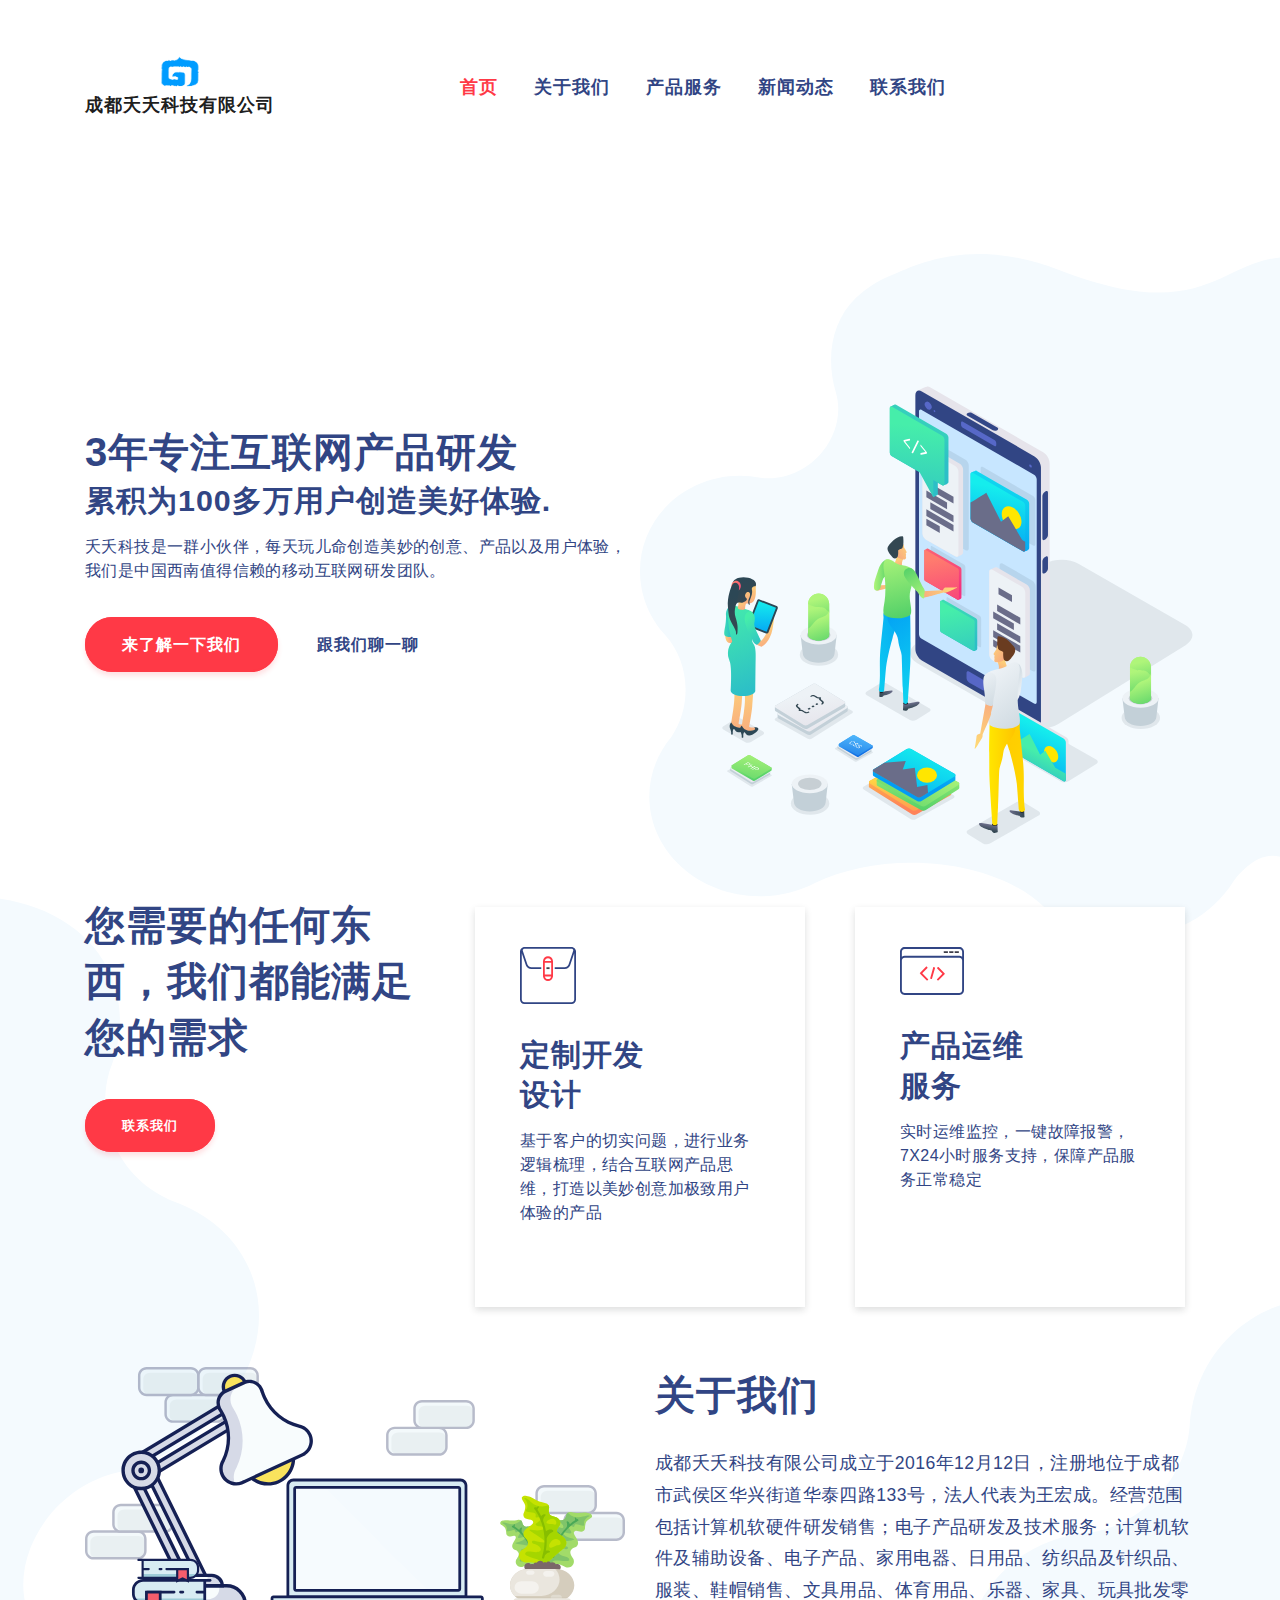
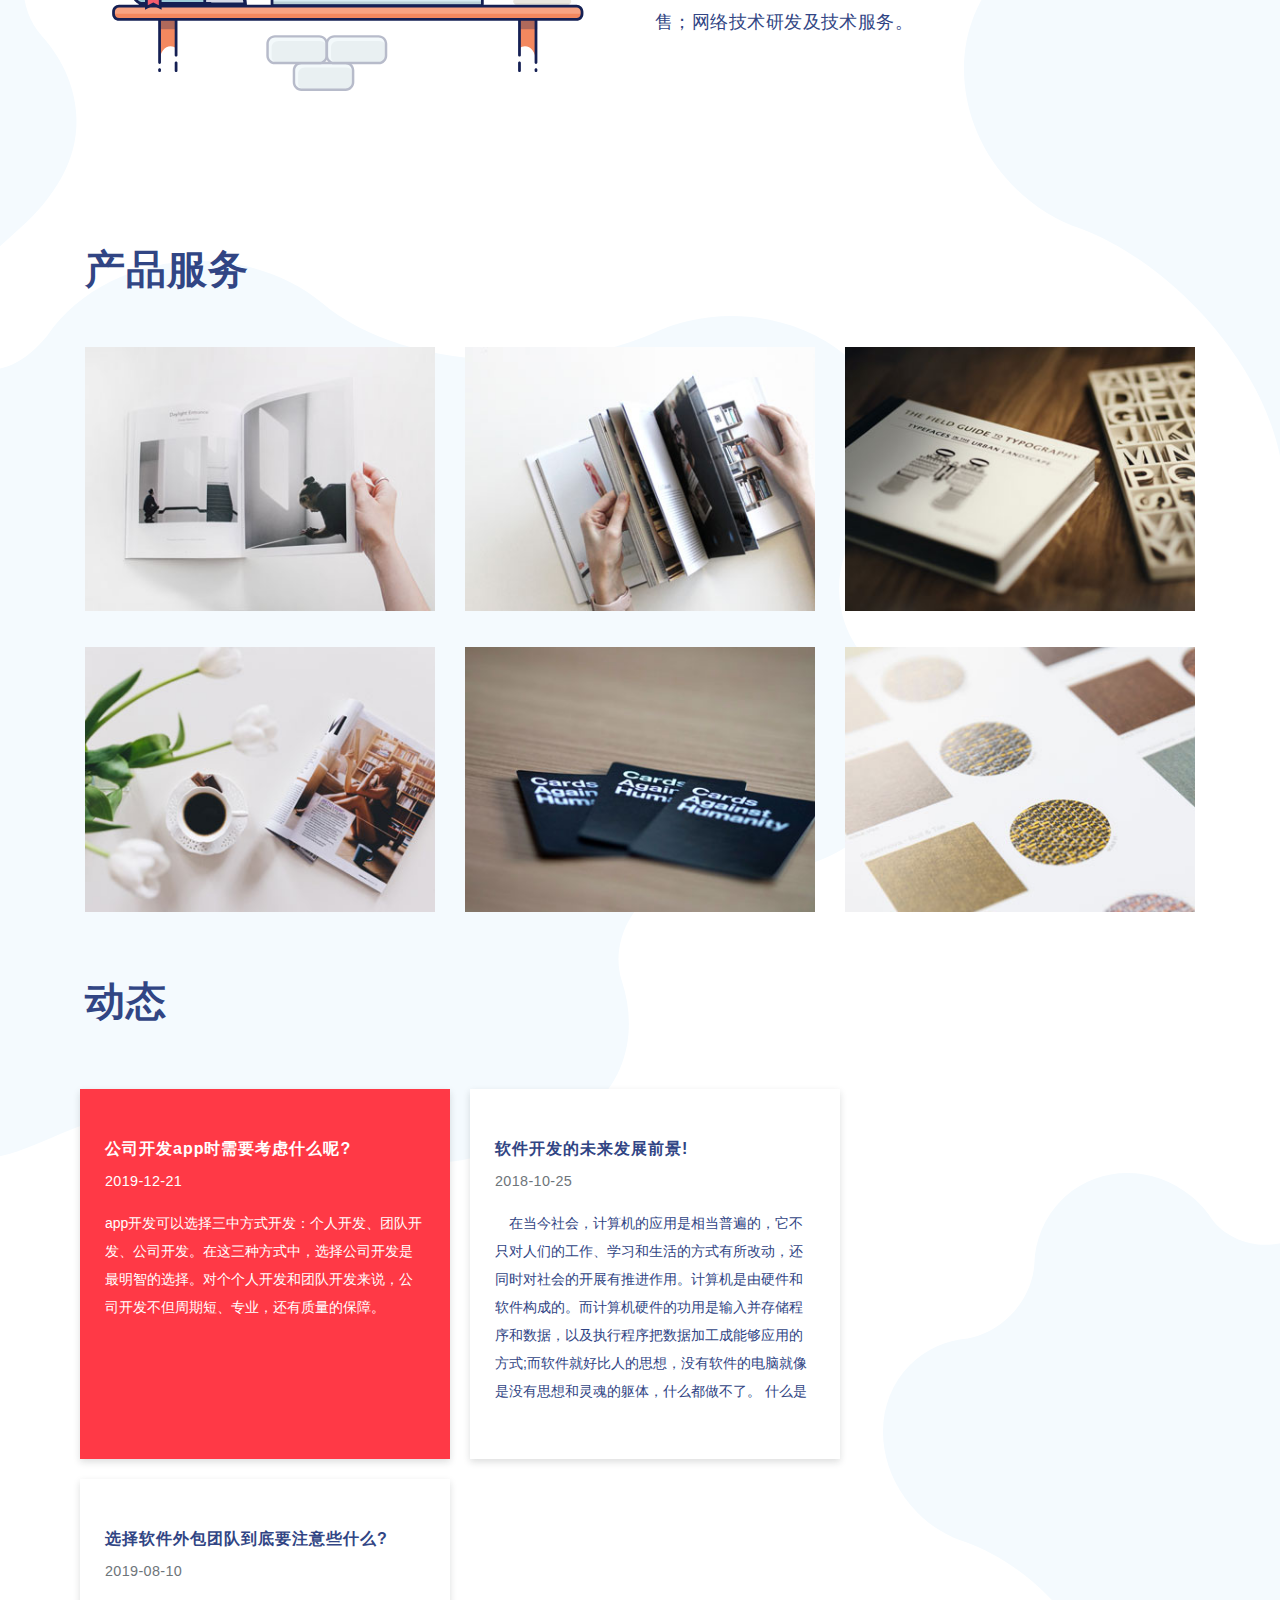
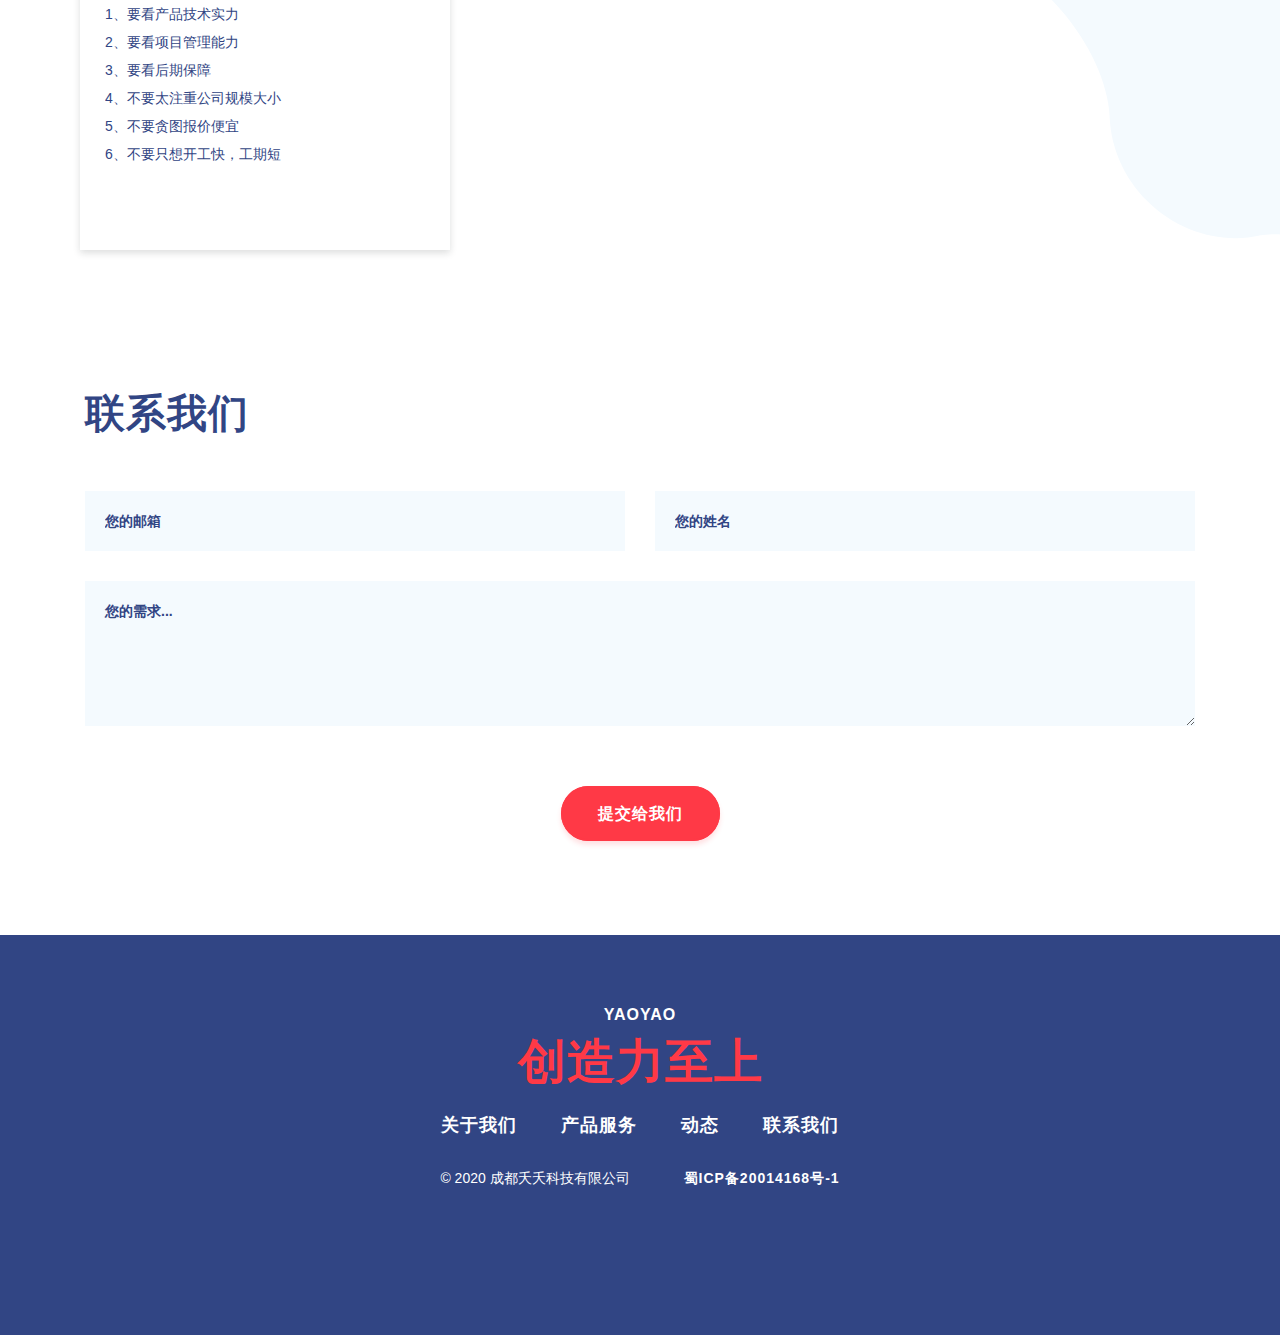
<file: index.html>
<!DOCTYPE html>
<html lang="en">
<head>
    <!-- Metas -->
    <meta http-equiv="content-type" content="text/html; charset=utf-8" />
    <meta name="viewport" content="width=device-width, initial-scale=1.0">
    <meta name="author" content="" />
    <!-- Links -->
    <link rel="icon" type="image/png" href="images/favicon.ico" />
    <!-- <link href="https://fonts.googleapis.com/css?family=Work+Sans:400,600&display=swap" rel="stylesheet"> -->
    <link rel="stylesheet" href="icofont.min.css">
    <link href="css/bootstrap.min.css" rel="stylesheet" />
    <link href="css/slick.css" rel="stylesheet" />
    
    <link href="css/main.css" rel="stylesheet" />
    <!-- Document Title -->
    <title>成都夭夭科技有限公司</title>
</head>
<body>
  <!-- HEADER SECTION -->  
  <header id="home">
    <div class="container">
      <nav class="navbar navbar-expand-lg navbar-light ">
        <!-- Change Logo Img Here -->
        <a class="navbar-brand" href="#">
          <img src="images/logo.png" alt="" style="width: 40px">
          <br>
          成都夭夭科技有限公司
        </a>
        <button class="navbar-toggler" type="button" data-toggle="collapse" data-target="#navbarSupportedContent" aria-controls="navbarSupportedContent" aria-expanded="false" aria-label="Toggle navigation">
          <div class="interactive-menu-button">
            <a href="#">
              <span>菜单</span>
            </a>
          </div>
        </button>
        <div class="collapse navbar-collapse" id="navbarSupportedContent">
          <ul class="navbar-nav mr-auto">
            <li class="nav-item active">
              <!-- Nav Link -->
              <a class="nav-link" data-scroll href="#home">首页<span class="sr-only">(current)</span></a>
            </li>
            <!-- <li class="nav-item">
              <a class="nav-link" data-scroll href="#dog">汪汪社交</a>
            </li>
            <li class="nav-item">
              <a class="nav-link" data-scroll href="#courtyard">院子</a>
            </li> -->
            <li class="nav-item">
              <!-- Nav Link -->
              <a class="nav-link" data-scroll href="#index">关于我们</a>
            </li>
            <li class="nav-item">
              <!-- Nav Link -->
              <a class="nav-link" data-scroll href="#portfolio">产品服务</a>
            </li>
            <li class="nav-item">
              <!-- Nav Link -->
              <a class="nav-link" data-scroll href="#blog">新闻动态</a>
            </li>
            <li class="nav-item">
              <!-- Nav Link -->
              <a class="nav-link" data-scroll href="#contact-us">联系我们</a>
            </li>
          </ul>
        </div>
      </nav>
    </div>
  </header>
  <!-- <section id="caseShow" style="margin-top: 100px;" class="portfolio">
    <div class="container">
      <div class="row">
        <div class="col-12">
          <h2>案例展示</h2>
        </div>
      </div>
      <div class="row" id="dog">
        <div class="col-12 col-sm-12 col-lg-6">
          <h3>汪汪社交</h3>
          <p>
            书籍阅读，博主动态为一体的社交平台
          </p>
          <div class="hero-btns" style="margin-top: 60px;">
            <a data-scroll href="#courtyard">更多案例</a>
            <a data-scroll href="#contact-us">跟我们聊一聊</a>
          </div>
        </div>
        <div class="col-12 col-sm-12 col-lg-6">
          <div style="display: flex;">
            <img src="images/home1.png" alt="" style="width: 50%;
            height: 50%; margin-right: 20px;">
            <img src="images/home2.png" alt="" style="width: 50%;
            height: 50%;">
          </div>
        </div>
      </div>
      <div class="row" id="courtyard" style="margin-top: 50px">
        <div class="col-12 col-sm-12 col-lg-6">
          <h3>院子</h3>
          <p>
            院子为博主私域化APP
          </p>
          <div class="hero-btns" style="margin-top: 60px;">
            <a data-scroll href="#dog">更多案例</a>
            <a data-scroll href="#contact-us">跟我们聊一聊</a>
          </div>
        </div>
        <div class="col-12 col-sm-12 col-lg-6">
          <div style="display: flex;">
            <img src="images/courtyard1.png" alt="" style="width: 50%;
            height: 50%; margin-right: 20px;">
            <img src="images/courtyard1.png" alt="" style="width: 50%;
            height: 50%;">
          </div>
        </div>
      </div>
    </div>
  </section> -->
  <section id="index" style="position: relative;" class="services">
    <div class="container-fluid">
      <!-- HERO SECTION -->    
      <div class="container-fluid hero">
        <img src="images/hero.svg" alt="">
        <div class="container">
          <!-- Hero Title -->
          <h2 style="margin-bottom: 0;">3年专注互联网产品研发</h2>
          <h3>累积为100多万用户创造美好体验.</h3>
          <!-- Hero Title Info -->
          <p>夭夭科技是一群小伙伴，每天玩儿命创造美妙的创意、产品以及用户体验，<br>我们是中国西南值得信赖的移动互联网研发团队。</p>
          <div class="hero-btns">
            <!-- Hero Btn First -->
            <a data-scroll href="#about-us">来了解一下我们</a>
            <!-- Hero Btn Second -->
            <a data-scroll href="#contact-us">跟我们聊一聊</a>
          </div>
        </div>
      </div>
    </div>
  </section>
  <!-- SERVICES SECTION -->  
  <section id="about-us" class="services">
    <div class="container-fluid">
      <div class="side-img"> 
        <img src="images/aside.svg" alt="">
      </div>
      <div class="side2-img"> 
        <img src="images/aside2.svg" alt="">
      </div>
      <div class="container">
        <div class="row">
          <div class="col-12 col-sm-12 col-lg-4 service-txt">
            <h2>您需要的任何东西，我们都能满足您的需求</h2>
            <div class="hero-btns service-btn">
              <a data-scroll href="#contact-us">联系我们</a>
            </div>
          </div>
          <div class="col-12 col-sm-6 col-lg-4">
            <div class="service-box">
              <img src="images/service-icon1.svg" alt="">
              <!-- Service Title -->
              <h3>定制开发<br>设计</h3>
              <!-- Replace Patch to Image Under -->
              <p>基于客户的切实问题，进行业务逻辑梳理，结合互联网产品思维，打造以美妙创意加极致用户体验的产品</p>
            </div>
          </div>
          <div class="col-12 col-sm-6 col-lg-4">
            <div class="service-box">
              <img src="images/service-icon2.svg" alt="">
              <!-- Service Title -->
              <h3>产品运维<br>服务</h3>
              <!-- Service Info -->
              <p>实时运维监控，一键故障报警，7X24小时服务支持，保障产品服务正常稳定</p>
            </div>
          </div>
        </div>
      </div>
    </div>
  </section>
  <!-- ABOUT SECTION -->
  <section class="about">
    <div class="container">
      <div class="row">
        <div class="col-12 col-sm-12 col-lg-6">
          <img src="images/aboutimg.svg" alt="">
        </div>
        <div class="col-12 col-sm-12 col-lg-6">
          <h2>关于我们</h2>
          <p>
            成都夭夭科技有限公司成立于2016年12月12日，注册地位于成都市武侯区华兴街道华泰四路133号，法人代表为王宏成。经营范围包括计算机软硬件研发销售；电子产品研发及技术服务；计算机软件及辅助设备、电子产品、家用电器、日用品、纺织品及针织品、服装、鞋帽销售、文具用品、体育用品、乐器、家具、玩具批发零售；网络技术研发及技术服务。
          </p>
        </div>
      </div>
    </div>
  </section>
  <section id="portfolio" class="portfolio">
    <div class="container-fluid">
      <div class="portfolio-aside">
        <img src="images/aside3.svg" alt="">
      </div>
      <div class="container">
        <div class="row">
          <div class="col-12">
            <h2>产品服务</h2>
          </div>
        </div>
        <div class="row">
          <div class="col-12 col-lg-4 work-box">
            <div class="photobox photobox_type10">
                <div class="photobox__previewbox">
                  <!-- Replace Patch to Image Under -->
                  <img src="images/1.jpg" class="photobox__preview" alt="Preview">
                  <!-- Replace Image Title Under -->
                  <span class="photobox__label">
                    移动APP定制
                    <br>
                    <span style="font-size: 12px;">iOS/Android原生态开发，打造极致用户体验。</span>
                  </span>
                </div>
              </div>
          </div>
          <div class="col-12 col-lg-4 work-box">
            <div class="photobox photobox_type10">
                <div class="photobox__previewbox">
                  <!-- Replace Patch to Image Under -->
                  <img src="images/2.jpg" class="photobox__preview" alt="Preview">
                  <!-- Replace Image Title Under -->
                  <span class="photobox__label">
                    行业解决方案
                    <br>
                    <span style="font-size: 12px;">从行业调研到方案实施，您只要提出问题，解决问题是我们的专业。</span>
                  </span>
                </div>
              </div>
          </div>
          <div class="col-12 col-lg-4 work-box">
            <div class="photobox photobox_type10">
                <div class="photobox__previewbox">
                  <!-- Replace Patch to Image Under -->
                  <img src="images/3.jpg" class="photobox__preview" alt="Preview">
                  <!-- Replace Image Title Under -->
                  <span class="photobox__label">
                    公众号/小程序开发
                    <br>
                    <span style="font-size: 12px;">“掌控”10亿微信用户，您还在等什么？</span>
                  </span>
                </div>
              </div>
          </div>
        </div>
        <div class="row">
          <div class="col-12 col-lg-4 work-box">
            <div class="photobox photobox_type10">
                <div class="photobox__previewbox">
                  <!-- Replace Patch to Image Under -->
                  <img src="images/4.jpg" class="photobox__preview" alt="Preview">
                  <!-- Replace Image Title Under -->
                  <span class="photobox__label">
                    网站系统定制
                    <br>
                    <span style="font-size: 12px;">强大的web管理系统为协同办公、业务运营提供强力引擎。</span>
                  </span>
                </div>
              </div>
          </div>
          <div class="col-12 col-lg-4 work-box">
            <div class="photobox photobox_type10">
                <div class="photobox__previewbox">
                  <!-- Replace Patch to Image Under -->
                  <img src="images/5.jpg" class="photobox__preview" alt="Preview">
                  <!-- Replace Image Title Under -->
                  <span class="photobox__label">
                    人力外包服务
                    <br>
                    <span style="font-size: 12px;">研发人手不够，产品长期维护，我们补足您的不足。</span>
                  </span>
                </div>
              </div>
          </div>
          <div class="col-12 col-lg-4 work-box">
            <div class="photobox photobox_type10">
                <div class="photobox__previewbox">
                  <!-- Replace Patch to Image Under -->
                  <img src="images/6.jpg" class="photobox__preview" alt="Preview">
                  <!-- Replace Image Title Under -->
                  <span class="photobox__label">
                    企业/政府信息化建设
                    <br>
                    <span style="font-size: 12px;">丰富的互联网经验，让我们成为您可靠的信息技术部。</span>
                  </span>
                </div>
              </div>
          </div>
        </div>
      </div>
    </div>
  </section>
 
  <!-- BLOG SECTION -->
  <section id="blog" class="blog">
    <div class="container-fluid">
      <div class="blog-aside">
        <img src="images/aside4.svg" alt="">
      </div>
      <div class="container">
        <div class="row">
          <div class="col-12">
            <h2>动态</h2>
          </div>
        </div>
        <div id="blog-drag" class="row blog-slider">
          <div class="col-12 col-lg-4 blog-box blog-first">
            <h6>公司开发app时需要考虑什么呢?</h6>
            <p>2019-12-21</p>
            <div style="font-size: 14px;height: 200px;overflow-y: hidden;line-height: 2;color:white">
              app开发可以选择三中方式开发：个人开发、团队开发、公司开发。在这三种方式中，选择公司开发是最明智的选择。对个个人开发和团队开发来说，公司开发不但周期短、专业，还有质量的保障。
            </div>
          </div>
          <div class="col-12 col-lg-4 blog-box">
            <h6>软件开发的未来发展前景!</h6>
            <p>2018-10-25</p>
             <div style="font-size: 14px;height: 200px;overflow-y: hidden;line-height: 2;">
              　在当今社会，计算机的应用是相当普遍的，它不只对人们的工作、学习和生活的方式有所改动，还同时对社会的开展有推进作用。计算机是由硬件和软件构成的。而计算机硬件的功用是输入并存储程序和数据，以及执行程序把数据加工成能够应用的方式;而软件就好比人的思想，没有软件的电脑就像是没有思想和灵魂的躯体，什么都做不了。 什么是软件?“软件(software)”一词，用于描绘计算机中的非硬件成分。目前软件指计算机系统中的程序及其文档。假如把计算机比作一个人，那么软件则是人的思想大脑和思想。没有软件的支持计算机不会被群众得以应用。
            </div>
          </div>
          <div class="col-12 col-lg-4 blog-box">
            <h6>选择软件外包团队到底要注意些什么?</h6>
            <p>2019-08-10</p>
            <div style="font-size: 14px;height: 200px;overflow-y: hidden;line-height: 2;">
              1、要看产品技术实力
              <br>
              2、要看项目管理能力
              <br>
              3、要看后期保障
              <br>
              4、不要太注重公司规模大小
              <br>
              5、不要贪图报价便宜
              <br>
              6、不要只想开工快，工期短
            </div>
          </div>
          <!-- Blog Section to be showed on Drag  -->
          <div class="col-12 col-lg-4 blog-box hiden-blog hide-blog">
            <h6>怎样选择一个靠谱的直销软件开发公司?</h6>
            <p>2019-06-21</p>
            <div style="font-size: 14px;height: 200px;overflow-y: hidden;line-height: 2;">
              直销软件是直销企业离不开的一个重要管理工具，供直销企业管理会员、订单，完成奖金结算等工作。想要一个好的直销结算软件建议还是找有专业开发团队的软件开发公司。
　　直销企业应用的行业不同，业务特点和管理模式也不尽相同，对直销系统的需求上具有明显的差异。成都软件开发公司开发的产品针对不同层级的直销企业，有不同的解决方案。如：大、中型企业可以采用基于B/S的管理系统，而小企业可以采用成都软件开发公司独创的混合模式，可以给小企业节省配套服务器的费用，又能实现网络信息化服务，同样的系统在行业内，有的性价比优势。
            </div>
          </div>
          <div class="col-12 col-lg-4 blog-box hiden-blog  hide-blog">
            <h6>什么样的公司适合把软件外包出去?</h6>
            <p>2019-05-28</p>
            <div style="font-size: 14px;height: 200px;overflow-y: hidden;line-height: 2;">
              (1)政府单位和国企 综合考虑：核心机密不外包，其他软件适合外包。
              <br>
              (2)大型互联网公司 综合考虑：基本上不适合外包。
              <br>
            　(3)中小型互联网公司 综合考虑：除了营销类软件外包，基本上不适合外包。
              <br>
              (4)民营传统行业大型企业 综合考虑：适合养小规模团队，集中尽力做自己行业，软件外包出去。
              <br>
              (5)传统及服务行业小型企业 这样的企业很少有多余费用用来开发自己的软件，适合采购成熟软件，利润理发店，饭店等等，适合使用城市的，按年付费的这种。
            </div>
          </div>
          <div class="col-12 col-lg-4 blog-box hiden-blog  hide-blog">
            <h6>开发一款APP如何赚钱盈利?</h6>
            <p>2018-10-25</p>
            <div style="font-size: 14px;height: 200px;overflow-y: hidden;line-height: 2;">
              　1.广告位：通过首页轮播图、订单下方广告推送、文章中广告推送、启动页等等，很多边边角角都能进行广告的投放，不同的APP种类有不同的广告推送方式
                <br>
            　　2.平台保证金：保证金缴纳不仅可以更好的为用户进行服务，对商家有服务的制约还能让买家进行更放心的购买
                <br>
            　　3.平台佣金：根据每个商户或者用户赚取的资金或者收到的打赏等，提现的时候或者每单进行平台费用的扣除
                <br>
            　　4.平台会员：通过购买平台会员卡，进行一些套餐或者日常的优惠等，能为平台获得一定收入
                <br>
            　　5.合伙人：APP开发出来后用着APP感觉好的人势必想进行合伙投资，缴纳一部分费用获得一定的股份也可以赚钱
                <br>
            　　6.融.资：APP做大了，用户多了，肯定会有投资企业上门进行融.资;这个是最赚钱的了，既能让公司进行专业的道路规划又能一次回本并且赚得很多
            </div>
          </div>
        </div>
        <!-- Blog Button to Show More or Less on Mobile&Tablet View  -->
        <!-- <button class="hide-me" id="blog-btn">Show More Stories</button> -->
      </div>
    </div>
  </section>  
  <!-- CONTACT SECTION -->
  <section id="contact-us" class="contact">
    <div class="container">
      <div class="row">
        <div class="col-12">
          <!-- <h5>联系我们</h5> -->
          <h2>联系我们</h2>
        </div>
      </div>
      <div class="row">
        <div class="col-12 col-lg-6 email">
          <input placeholder="您的邮箱" type="email" id="email" pattern=".+@globex.com" size="30" required>
        </div>
        <div class="col-12 col-lg-6 email">
          <input placeholder="您的姓名" type="subject" id="subject" size="30" required>
        </div>
      </div>
      <div class="row">
        <div class="col-12 message">
          <textarea id="message" name="message" rows="5" cols="1">您的需求...</textarea>
        </div>
        <div class="col-12">
          <div class="hero-btns contact-btn">
            <!-- Send Message Btn -->
            <a href="#">提交给我们</a>
          </div>
        </div>
      </div>
    </div>
  </section>
  <!-- FOOTER SECTION -->
  <footer>
    <div class="container">
      <div class="row">
        <div class="col-12">
          <h5>YAOYAO</h5>
          <h3>创造力至上</h3>
          <ul class="contact-nav">
            <!-- <li><a data-scroll href="#dog">汪汪社交</a></li>
            <li><a data-scroll href="#courtyard">院子</a></li> -->
            <li><a data-scroll href="#index">关于我们</a></li>
            <li><a data-scroll href="#portfolio">产品服务</a></li>
            <!-- <li><a data-scroll href="#caseShow">案例展示</a></li> -->
            <li><a data-scroll href="#blog">动态</a></li>
            <li><a data-scroll href="#contact-us">联系我们</a></li>
          </ul>
          <div style="margin-top: 30px;">
            <span style="margin-right: 50px;color: white;">© 2020 成都夭夭科技有限公司</span>
            <a style="color: white;" target="view_window" href="http://www.beian.miit.gov.cn/">蜀ICP备20014168号-1</a>
          </div>
        </div>
      </div>
    </div>
  </footer>
  <!-- Scripts -->
  <script src="https://code.jquery.com/jquery-3.2.1.slim.min.js" integrity="sha384-KJ3o2DKtIkvYIK3UENzmM7KCkRr/rE9/Qpg6aAZGJwFDMVNA/GpGFF93hXpG5KkN" crossorigin="anonymous"></script>
  <script src="https://cdnjs.cloudflare.com/ajax/libs/popper.js/1.11.0/umd/popper.min.js" integrity="sha384-b/U6ypiBEHpOf/4+1nzFpr53nxSS+GLCkfwBdFNTxtclqqenISfwAzpKaMNFNmj4" crossorigin="anonymous"></script>
  <script src="js/bootstrap.min.js"></script>
  <script src="js/slick.min.js"></script>
  <script src="js/smooth-scroll.min.js"></script>
  <script src="js/main.js"></script>
  <!-- Scripts Ends -->
</body>
</html>
</file>
<file: css/main.css>
/*-----------------------------------------------------------
    1  General Styles
    2  Typography
    3  Buttons & Links 
    4  Header
    5  Services
    6  About  
    7  Portfolio
    8  Blog
    9  Contact
    10 Footer
    11 Responsive 
-------------------------------------------------------------*/


/*-----------------------------------------------------------
    1. General Styles 
-------------------------------------------------------------*/
* {
  margin: 0;
  padding: 0;
}
html {
  -webkit-box-sizing: border-box;
  -moz-box-sizing: border-box;
  box-sizing: border-box;
}
*, *:before, *:after {
  -webkit-box-sizing: inherit;
  -moz-box-sizing: inherit;
  box-sizing: inherit;
}
a {
  font-weight: 600;
  color: #314584;
  text-decoration: none;
  letter-spacing: 1px;
  position: relative;
}
a:focus,
a:hover {
  color: rgba(44, 44, 44, 0.8);
  text-decoration: none;
}
img {
  max-width: 100%;
  height: auto;
}
h1,
.h1,
h2,
.h2,
h3,
.h3,
h4,
.h4,
h5,
.h5,
h6,
.h6 {
  color: #314584;
  font-weight: 600;
  letter-spacing: 1px;
}
:active,
:focus {
  outline: none !important;
}
/*-----------------------------------------------------------
  2. Typography 
------------------------------------------------------------*/
body {
  color: #314584;
  font-family: 'Work Sans', sans-serif;
  font-size: 14px;
  font-weight: 400;
  overflow-x: hidden;
  transition: opacity 1s;
  min-width: 330px;
}
h1,
.h1 {
  font-size: 4.4rem;
  margin-bottom: 20px;
}
h2,
.h2 {
  font-size: 2.5rem;
  line-height: 3.5rem;
  margin-bottom: 50px;
}
.about h2 {
  margin-bottom: 25px;
}
h3,
.h3 {
  font-size: 1.9rem;
  line-height: 2.5rem;
  margin-bottom: 15px;
}
h4,
.h4 {
  font-size: 24px;
}

h5,
.h5 {
  font-size: 1rem;
  color: #FF3946;
}
h6,
.h6 {
  font-size: 1rem;
  margin-bottom: 10px;
}
.about p {
  color: #314584;
}
p {
  font-size: 1.1rem;
  line-height: 1.8;
  color: #6E757A;
  margin-bottom: 15px;
  letter-spacing: 0.025em;
}
/*-----------------------------------------------------------
  3. Buttons & Links
-------------------------------------------------------------*/
.contact-btn button {
  width: 200px;
  height: 60px;
  border: 0px;
  -webkit-box-shadow: 0px 4px 6px 0px rgba(30,32,33,0.07);
  -moz-box-shadow: 0px 4px 6px 0px rgba(30,32,33,0.07);
  box-shadow: 0px 4px 6px 0px rgba(30,32,33,0.07);
  background-color: #fff;
  border-radius: 3px;
  font-size: 1.2rem;
  font-family: 'Work Sans', sans-serif;
  font-weight: 600;
  color: #FF3946;
}
.contact-btn i {
  font-size: 2rem;
  width: 100px;
  height: 100px;
  color: #FF3946;
}
.hero-btns a:first-child {
  background-color: #FF3946;
  border:2px solid #FF3946;
  color: #fff;
  padding: 17px 35px;
  font-size: 1.0rem;
  border-radius: 30px;
  -webkit-box-shadow: 0px 4px 5px 0px rgba(255,57,70,0.15);
  -moz-box-shadow: 0px 4px 5px 0px rgba(255,57,70,0.15);
  box-shadow: 0px 4px 5px 0px rgba(255,57,70,0.15);
}
.hero-btns a:first-child:hover {
  background-color: #fff;
  border:2px solid #FF3946;
  color: #314584;
  padding: 17px 35px;
  font-size: 1.0rem;
  border-radius: 30px;
  transition: all 0.3s ease;
}
.hero-btns a:last-child {
  color: #314584;
  padding: 17px 35px;
  font-size: 1.0rem;
}
.hero-btns a:last-child:hover {
  color: #FF3946;
  transition: all 0.3s ease;
}
.navbar-light .navbar-toggler {
  color: #314584;
  border: none;
}
.navbar-toggler {
  padding: .5rem 1.2rem .25rem 0rem;
  font-size: 1.25rem;
  line-height: 1;
  background-color: transparent;
  border: 1px solid transparent;
  border-radius: .25rem;
}
.interactive-menu-button {
  position: relative;
}
.interactive-menu-button a {
  width: 20px;
  height: 20px;
  display: block;
  position: relative;
}
.interactive-menu-button a span {
  height: 4px;
  position: absolute;
  background: #314584;
  text-indent: -999em;
  width: 100%;
  top: 6px;
  transition: all 0.5s cubic-bezier(0, 0.275, 0.125, 1);
}
.tlinks{text-indent:-9999px;height:0;line-height:0;font-size:0;overflow:hidden;}
.interactive-menu-button a span:before,
.interactive-menu-button a span:after {
  content: '';
  height: 4px;
  background: #314584;
  width: 100%;
  position: absolute;
  top: -6px;
  left: 0;
  transition: all 0.5s cubic-bezier(0, 0.275, 0.125, 1);
}
.interactive-menu-button a span:after {
  top: 6px;
}
.interactive-menu-button a.active span {
  background: transparent;
}
.interactive-menu-button a.active span:before {
  transform: translateY(6px) translateX(1px) rotate(45deg);
}
.interactive-menu-button a.active span:after {
  transform: translateY(-6px) translateX(1px) rotate(-45deg);
}
.navbar-nav .dropdown-menu {
  text-align: center;
  border: 0;
  background-color: #314584;
}
.navbar-nav .dropdown-menu a {
  color: #fff;
  cursor: pointer;
  font-size: 1.3rem;
  margin: 10px 0px;
}
.dropdown-item:focus, .dropdown-item:hover {
  color: #FF3946!important;
  text-decoration: none;
  background-color: #314584;
}
.service-btn a {
  color: #fff!important;
  font-size: 0.8rem!important;
}
.service-btn a:hover {
  color: #FF3946!important;
}
.more-btn {
  text-align: center;
  margin: 15px 0px 100px 0px;
}
.more-btn a {
  font-size: 1.2rem;
  color: #FF3946!important;
  cursor: pointer;
  padding: 20px 30px;
}
.more-btn a:hover {
  color: #314584!important;
}
.contact-btn {
  text-align: center;
  margin-top: 70px;
}
.contact-btn a {
  color: #fff!important;
}
.contact-btn a:hover {
  color: #314584!important;
}
/*-----------------------------------------------------------
  4. Header
-------------------------------------------------------------*/
.navbar-light .navbar-nav .nav-link {
  color: #314584;
  font-size: 1.1rem;
}
.hero-btns {
  margin-bottom: 350px;
}
.navbar-light .navbar-nav .active>.nav-link, .navbar-light .navbar-nav .nav-link.active, .navbar-light .navbar-nav .nav-link.show, .navbar-light .navbar-nav .show>.nav-link {
  color: #FF3946;
}
.navbar {
  padding: 50px 0 0 0;
}
.navbar-light .navbar-brand {
  text-align: center;
  margin-right: 15%;
  font-size: 18px;
}
.nav-item {
  padding: 0 10px;
}
.navbar-light .navbar-nav .nav-link:focus, .navbar-light .navbar-nav .nav-link:hover {
  color: #FF3946;
}
.hero img {
  position: absolute;
  top: 0;
  right: 0;
  z-index: -9;
  margin-top: 30px;
  width: 50%;
}
.hero h2 {
  margin-top: 250px;
}
.hero p {
  margin-bottom: 50px;
}
/*-----------------------------------------------------------
  5. Services
-------------------------------------------------------------*/
.services {
  padding: 50px 0px;
}
.services p {
  font-size: 1.0rem;
  color: #314584;
  line-height: 1.5rem;
}
.side-img img {
  position: absolute;
  left: -20px;
}
.side2-img img {
  position: absolute;
  right: -20px;
  top: 1300px;
}
.service-box {
  background-color: #fff;
  padding: 40px 45px;
  margin: 10px;
  -webkit-box-shadow: 0px 3px 7px 0px rgba(28,31,33,0.15);
  -moz-box-shadow: 0px 3px 7px 0px rgba(28,31,33,0.15);
  box-shadow: 0px 3px 7px 0px rgba(28,31,33,0.15);
  min-height: 400px;
}
.service-box img {
  margin-bottom: 30px;
}
/*-----------------------------------------------------------
  6. About
-------------------------------------------------------------*/
.about {
  margin-bottom: 150px;
}
/*-----------------------------------------------------------
 7. Portfolio
-------------------------------------------------------------*/
.portfolio-aside img {
  margin-top: 20px;
  position: absolute;
  left: -20px;
}
.work-box {
  margin-bottom: 30px;
}
.work-box img {
  width: 370px;
  height: auto;
}
/* Portfolio Gallery Hover */
.photobox{
  display: inline-block;
}
.photobox__previewbox{
  position: relative;
  overflow: hidden;
}
.photobox__preview{
  display: block;
  max-width: 100%;
}
.photobox__previewbox:before{
  content: "";
}
.photobox_type10 .photobox__previewbox:before{
  width: 0;
  height: 0;
  padding: 25%;
  background-color: #314584;
  opacity: 0.8;
  border-radius: 50%;
  position: absolute;
  top: 50%;
  left: 50%;
  transition: transform calc(var(--photoboxAnimationDuration, .8s) / 2) ease;
  will-change: transform;
  transform: translate(-50%, -50%) scale(0);
}
.photobox_type10:hover .photobox__previewbox:before{
  transform: translate(-50%, -50%) scale(4);
  transition-duration: var(--photoboxAnimationDuration, .8s);
}
.photobox_type10 .photobox__label{
  width: 95%;
  text-align: center;
  opacity: 0;  
  transition: opacity calc(var(--photoboxAnimationDuration, .8s) / 4) cubic-bezier(0.71, 0.05, 0.29, 0.9), transform calc(var(--photoboxAnimationDuration, .8s) / 4) cubic-bezier(0.71, 0.05, 0.29, 0.9);
  will-change: opacity, transform;
  position: absolute;
  top: 50%;
  left: 50%;
  transform: translate(-50%, 200%);
  z-index: 3;
  color: #fff;
  font-family: 'Work Sans', sans-serif;
  font-weight: 600;
  font-size: 1.1rem; 
}
.photobox_type10:hover .photobox__label{
  opacity: 1;
  transform: translate(-50%, -50%);
  transition-duration: calc(var(--photoboxAnimationDuration, .8s) / 2);
  transition-delay: calc(var(--photoboxAnimationDuration, .8s) / 4);
}
.hide {
  display: none;
  transition: all 0.3s ease;
}
/*-----------------------------------------------------------
  8. Blog
-------------------------------------------------------------*/
.blog-aside img {
  position: absolute;
  right: -20px;
  margin-top: 200px;
}
.blog {
  padding: 25px 0px;
  margin-bottom: 100px;
}
.blog-box {
  background-color: #fff;
  min-height: 330px;
  max-width: 370px;
  padding: 50px 25px;
  -webkit-box-shadow: 0px 3px 7px 0px rgba(28,31,33,0.15);
  -moz-box-shadow: 0px 3px 7px 0px rgba(28,31,33,0.15);
  box-shadow: 0px 3px 7px 0px rgba(28,31,33,0.15);
  margin: 10px;
}
.blog-box p {
  font-size: 0.9rem;
  color: #6E757A!important;
}
.blog-box div {
  font-size: 1.2rem;
  color: #314584;
}
.slick-prev {
  position: absolute;
  right: 60px;
  top: -50px;
}
.slick-next  {
  position: absolute;
  right: 10px;
  top: -50px;
}
.blog-slider button {
  font-size: 3rem;
  border: none;
  background-color: #fff;
  color: #BBBBBC;
}
.blog-slider button:hover {
  color: #314584;
  transition: all 0.3s ease;
}
.blog-first {
  background-color: #FF3946;
}
.blog-first h6 {
  color: #fff;
}
.blog-first p:nth-child(2) {
  color: #fff!important;
}
.blog-first p:nth-child(3) {
  color: #fff;
}
.blog-slider {
  cursor: pointer;
}
.hide-blog {
  display: none;
}
#blog-btn {
  color: #FF3946;
  font-size: 1.2rem;
  font-family: 'Work Sans', sans-serif;
  font-weight: 600;
  background-color: #fff;
  border: none;
  margin-top: 20px;
}
#blog-btn:hover {
  color: #314584;
}
.hide-me {
  display: none;
}
/*-----------------------------------------------------------
  9. Contact
-------------------------------------------------------------*/
.contact {
  max-height: 550px;
}
.email input {
  width: 100%;
  height: 60px;
  background-color: #F4FAFE;
  border: none;
  padding: 0px 20px;
  color: #314584;
  font-weight: 600;
  margin-bottom: 15px;
}
::-webkit-input-placeholder { /* Chrome/Opera/Safari */
  color: #314584;
  font-weight: 600;
}
::-moz-placeholder { /* Firefox 19+ */
  color: #314584;
  font-weight: 600;
}
:-ms-input-placeholder { /* IE 10+ */
  color: #314584;
  font-weight: 600;
}
:-moz-placeholder { /* Firefox 18- */
  color: #314584;
  font-weight: 600;
}
textarea {
  background-color: #F4FAFE;
  border: none;
  width: 100%;
  padding: 20px;
  margin-top: 15px;
  color: #314584;
  font-weight: 600;
}
/*-----------------------------------------------------------
  10. Footer
-------------------------------------------------------------*/
footer {
  background-color: #314584;
  width: 100%;
  min-height: 400px;
  text-align: center;
  padding: 70px 0px 0px 0px;
}
footer h5{
  color: #fff;
  padding-bottom: 10px;
}
footer h3{
  color: #FF3946;
  font-size: 3rem;
  margin-bottom: 30px;
}
.contact-nav li {
  display: inline;
  color: #fff;
}
.contact-nav a {
  color: #fff;
  font-size: 1.1rem;
  padding: 20px 20px;
}
.contact-nav a:hover {
  color: #FF3946;
}
footer h6 {
  color: #fff;
  font-size: 0.9rem;
  font-weight: 400;
  margin-top: 50px;
  margin-bottom: 20px;
}
.social li {
  display: inline;
}
.social li a {
  font-size: 2.7rem;
  color: #fff;
  margin: 0px 30px;
}
.social li a:hover {
  color: #FF3946;
  transition: all 0.3s ease;
}
/*-----------------------------------------------------------
  11. Responsive
-------------------------------------------------------------*/
@media (max-width: 1700px) {
  .hero-btns {
    margin-bottom: 200px;
  }
}
@media (max-width: 1500px) {
  .hero img {
    margin-top: 130px;
  }
}
@media (max-width: 1350px) {
  .hero-btns {
    margin-bottom: 140px;
  }
}
@media (max-width: 1199px) {
  .nav-item {
    padding: 0px; 
  }
  .navbar-light .navbar-nav .nav-link {
    font-size: 1rem;
  }
  .contact-btn button {
    -webkit-box-shadow: none;
    -moz-box-shadow: none;
    box-shadow:none;
    background-color: none;
    font-size: 1rem;
}
  .hero img {
    margin-top: 150px;
    width: 45%;
  }
  .hero h1 {
    margin-top: 150px;
  }
  h2 {
    font-size: 2rem;
    line-height: 3.0rem;
  }
  h3 {
    font-size: 1.4rem;
    line-height: 2rem;
    margin-bottom: 20px;
  }
  .services p {
    font-size: 0.8rem;
  }
  .hero-btns {
    margin-bottom: 120px;
  }
}
@media (max-width: 991px) {
  .navbar {
    padding: 15px 0 0 0;
  }
  .hero img {
    display: none;
  }
  .hero {
    text-align: center;
  }
  .hero h1 {
    margin-top: 80px;
  }
  .navbar-collapse {
    text-align: center;
    margin-top: 50px;
  }
  .navbar-light .navbar-nav .nav-link {
    font-size: 2rem;
  }
  .contact-btn {
    display: none;
  }
  .hero-btns {
    margin-bottom: 70px;
  }
  .service-txt {
    text-align: center;
  }
  .about img {
    margin-bottom: 70px;
  }
  .about {
    text-align: center;
  }
  .portfolio {
    text-align: center;
  }
  .blog {
    text-align: center;
  }
  .blog-box {
    margin: 0 auto;
    margin-bottom: 25px;
  }
  .contact {
    text-align: center;
  }

}
@media (max-width: 768px) {
  .hero h1 {
    font-size: 3.5rem;
  }
  .service-box {
    padding: 20px 25px;
    margin: 0px;
  }
  .contact-nav a {
    font-size: 1rem;
    padding: 20px 5px;
  }
}

@media (max-width: 575px) {
  .service-box {
    padding: 20px 25px;
    max-width: 300px;
    margin: 0 auto;
    margin-bottom: 40px;
  }
  footer h3{
    font-size: 2.5rem;
  }
}
@media (max-width: 454px) {
  .hero h1 {
    font-size: 3.0rem;
    margin-top: 50px;
  }
  .hero p {
    font-size: 0.8rem;
  }
  .hero-btns a:first-child {
    font-size: 0.8rem;
    display: block;
    width: 70%;
    margin: 0 auto;
  }
  .hero-btns a:last-child {
    font-size: 0.8rem;
    display: block;
    width: 70%;
    margin: 0 auto;
  }
  footer h3{
    line-height: 2.6rem;
  }
  .contact-nav li {
    display: block;
  }
  .social li {
    display: block;
  }
}
</file>
